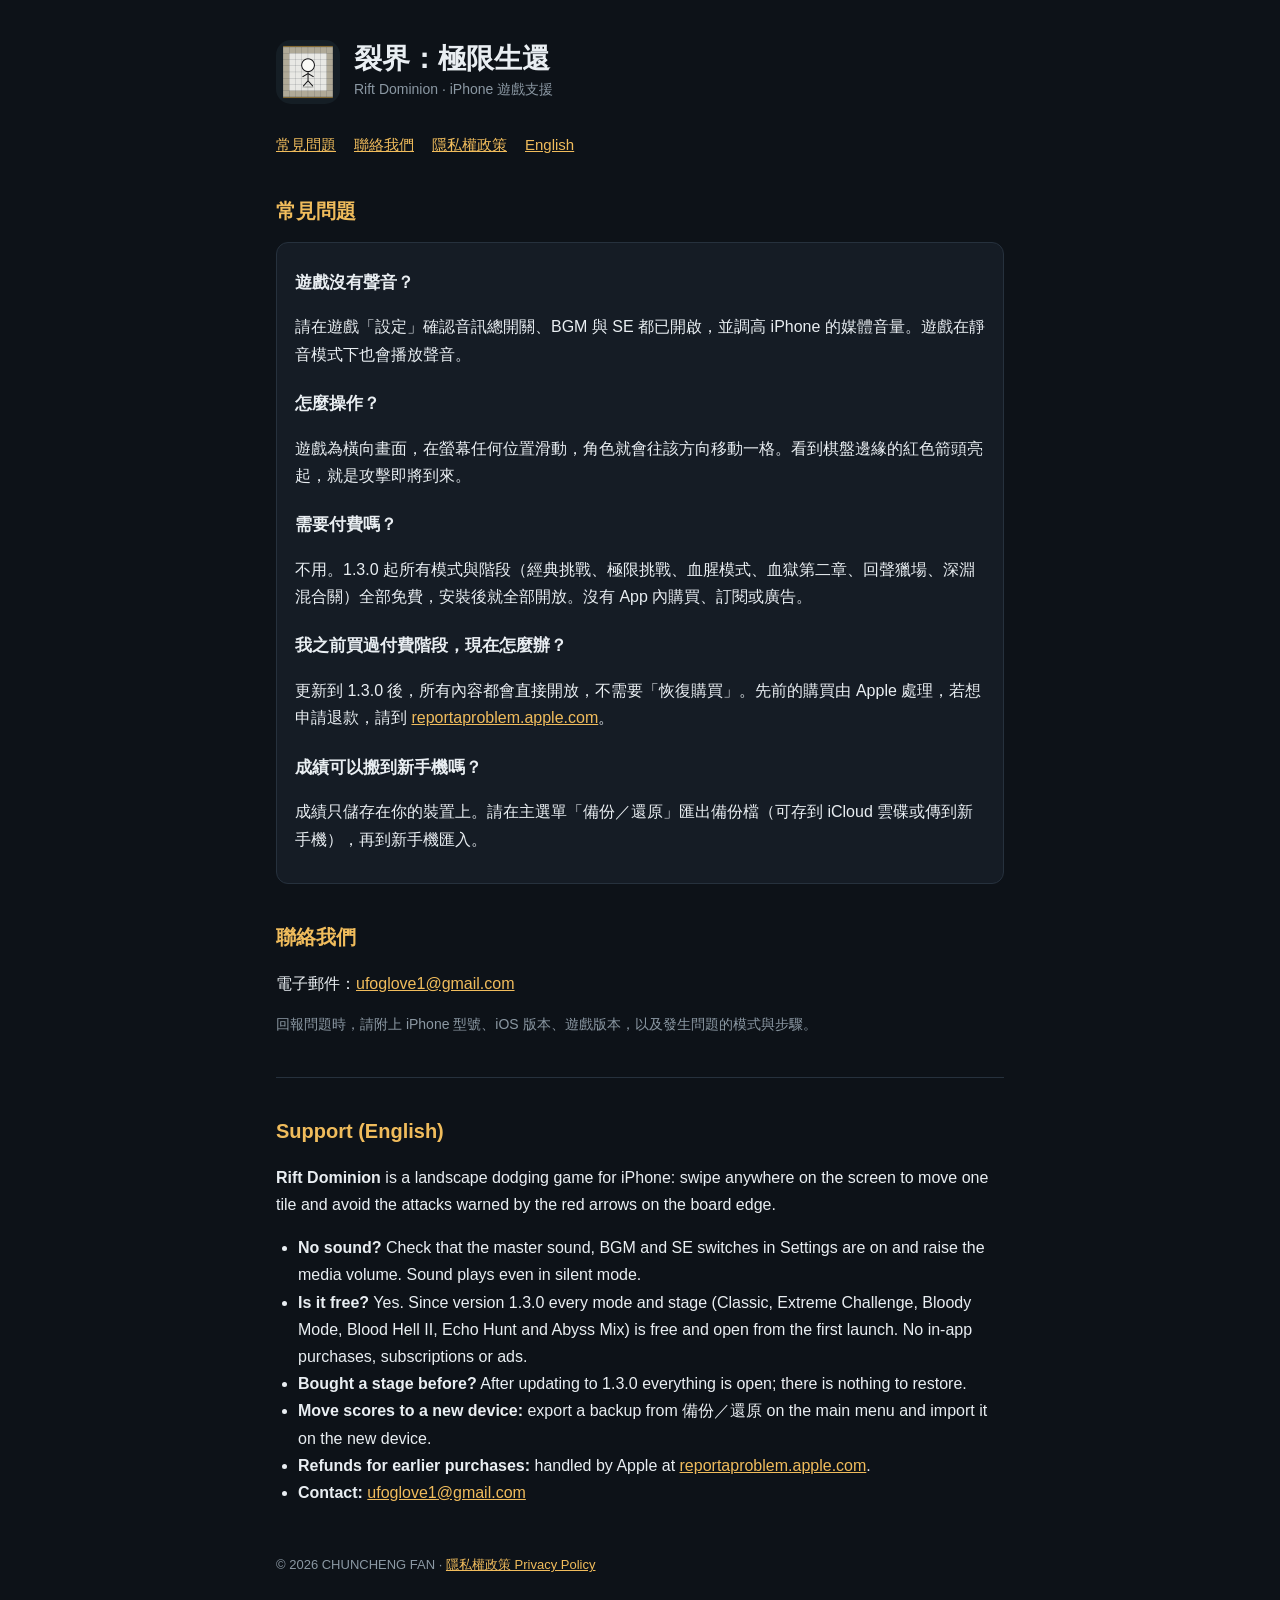
<file: index.html>
<!doctype html>
<html lang="zh-Hant">
<head>
<meta charset="utf-8">
<meta name="viewport" content="width=device-width, initial-scale=1">
<title>裂界：極限生還 支援</title>
<meta name="description" content="裂界：極限生還 iPhone 遊戲的常見問題與聯絡方式。">
<link rel="icon" href="icon.png">
<link rel="stylesheet" href="style.css">
</head>
<body>
<main>
<header>
  <img src="icon.png" alt="裂界 App 圖示">
  <div><h1>裂界：極限生還</h1><p class="sub">Rift Dominion · iPhone 遊戲支援</p></div>
</header>
<nav><a href="#faq">常見問題</a><a href="#contact">聯絡我們</a><a href="privacy.html">隱私權政策</a><a href="#en">English</a></nav>

<h2 id="faq">常見問題</h2>
<div class="card">
  <h3>遊戲沒有聲音？</h3>
  <p>請在遊戲「設定」確認音訊總開關、BGM 與 SE 都已開啟，並調高 iPhone 的媒體音量。遊戲在靜音模式下也會播放聲音。</p>
  <h3>怎麼操作？</h3>
  <p>遊戲為橫向畫面，在螢幕任何位置滑動，角色就會往該方向移動一格。看到棋盤邊緣的紅色箭頭亮起，就是攻擊即將到來。</p>
  <h3>需要付費嗎？</h3>
  <p>不用。1.3.0 起所有模式與階段（經典挑戰、極限挑戰、血腥模式、血獄第二章、回聲獵場、深淵混合關）全部免費，安裝後就全部開放。沒有 App 內購買、訂閱或廣告。</p>
  <h3>我之前買過付費階段，現在怎麼辦？</h3>
  <p>更新到 1.3.0 後，所有內容都會直接開放，不需要「恢復購買」。先前的購買由 Apple 處理，若想申請退款，請到 <a href="https://reportaproblem.apple.com/">reportaproblem.apple.com</a>。</p>
  <h3>成績可以搬到新手機嗎？</h3>
  <p>成績只儲存在你的裝置上。請在主選單「備份／還原」匯出備份檔（可存到 iCloud 雲碟或傳到新手機），再到新手機匯入。</p>
</div>

<h2 id="contact">聯絡我們</h2>
<p>電子郵件：<a href="mailto:ufoglove1@gmail.com?subject=%E8%A3%82%E7%95%8C%20%E6%94%AF%E6%8F%B4">ufoglove1@gmail.com</a></p>
<p class="muted">回報問題時，請附上 iPhone 型號、iOS 版本、遊戲版本，以及發生問題的模式與步驟。</p>

<hr>
<h2 id="en">Support (English)</h2>
<p><strong>Rift Dominion</strong> is a landscape dodging game for iPhone: swipe anywhere on the screen to move one tile and avoid the attacks warned by the red arrows on the board edge.</p>
<ul>
  <li><strong>No sound?</strong> Check that the master sound, BGM and SE switches in Settings are on and raise the media volume. Sound plays even in silent mode.</li>
  <li><strong>Is it free?</strong> Yes. Since version 1.3.0 every mode and stage (Classic, Extreme Challenge, Bloody Mode, Blood Hell II, Echo Hunt and Abyss Mix) is free and open from the first launch. No in-app purchases, subscriptions or ads.</li>
  <li><strong>Bought a stage before?</strong> After updating to 1.3.0 everything is open; there is nothing to restore.</li>
  <li><strong>Move scores to a new device:</strong> export a backup from 備份／還原 on the main menu and import it on the new device.</li>
  <li><strong>Refunds for earlier purchases:</strong> handled by Apple at <a href="https://reportaproblem.apple.com/">reportaproblem.apple.com</a>.</li>
  <li><strong>Contact:</strong> <a href="mailto:ufoglove1@gmail.com">ufoglove1@gmail.com</a></li>
</ul>
<footer>© 2026 CHUNCHENG FAN · <a href="privacy.html">隱私權政策 Privacy Policy</a></footer>
</main>
</body>
</html>
</file>
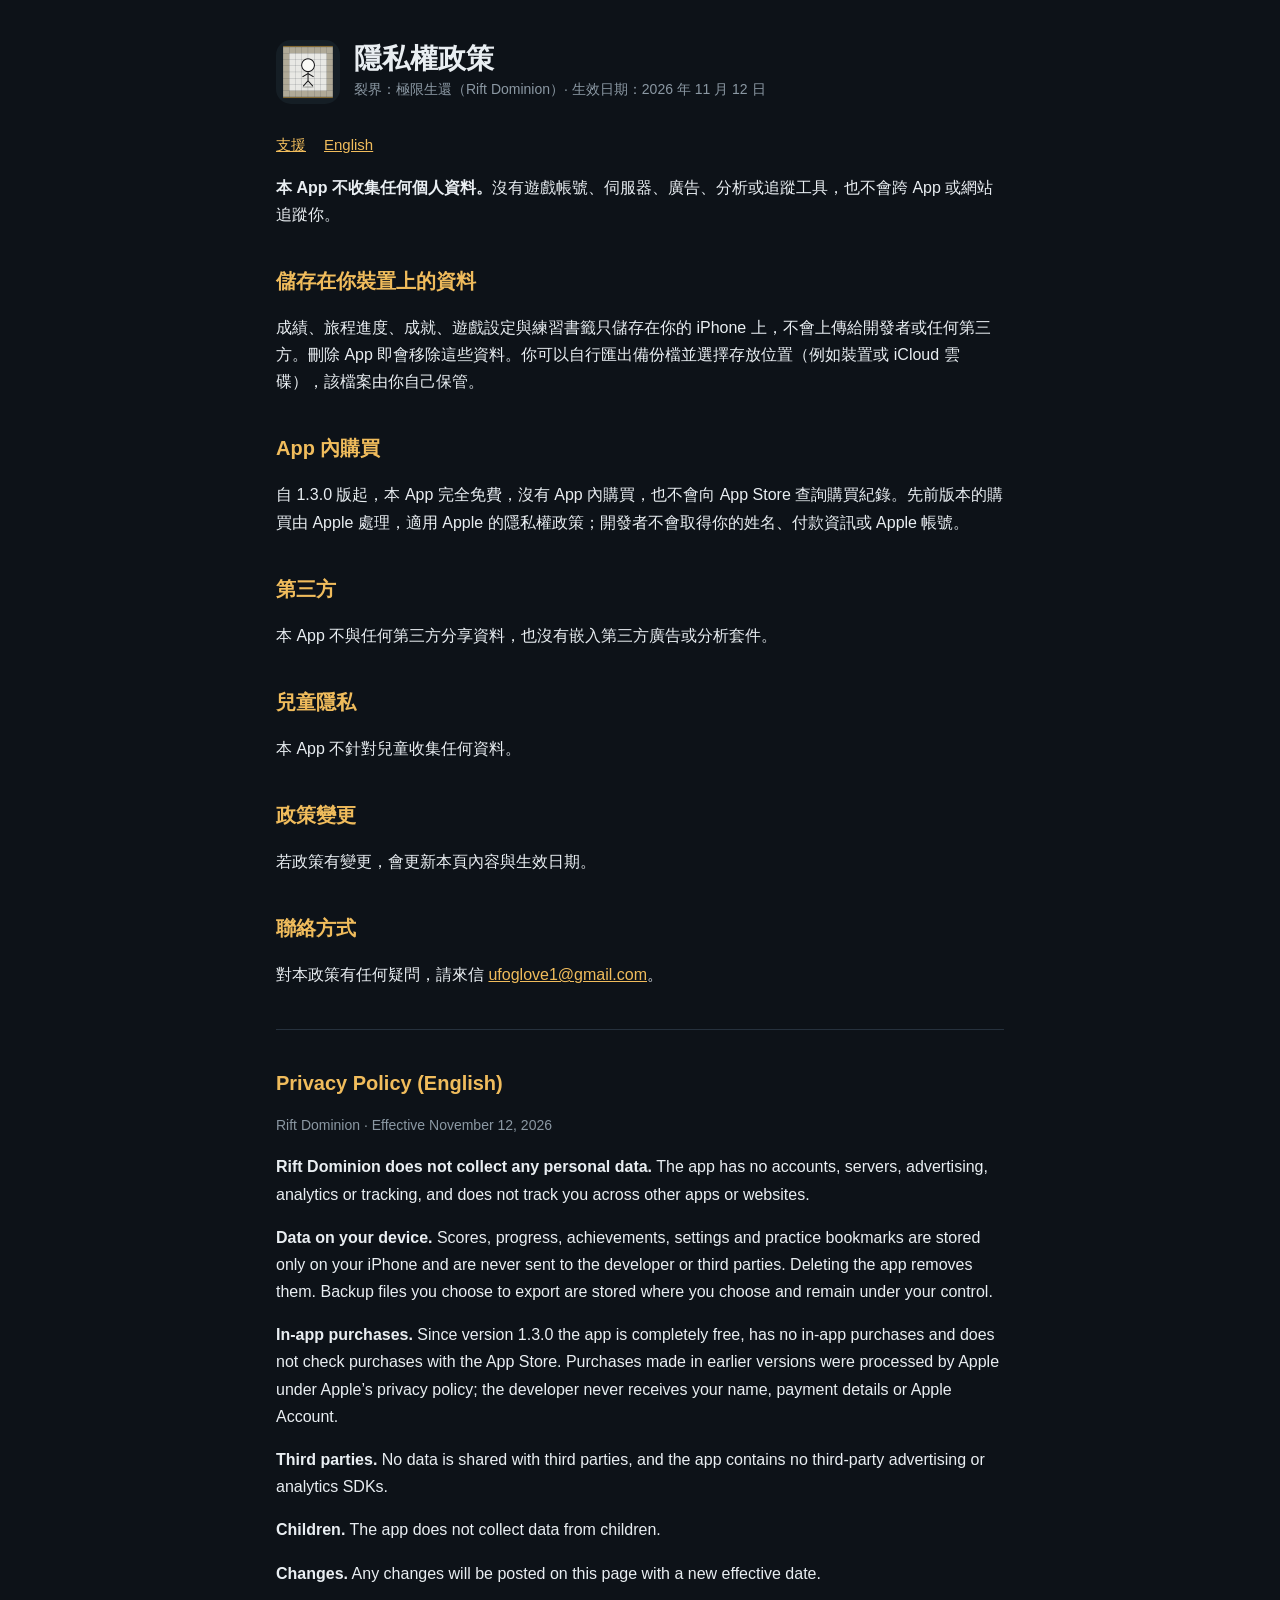
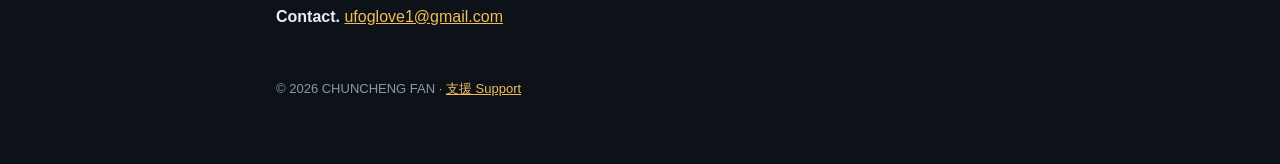
<file: privacy.html>
<!doctype html>
<html lang="zh-Hant">
<head>
<meta charset="utf-8">
<meta name="viewport" content="width=device-width, initial-scale=1">
<title>裂界：極限生還 隱私權政策</title>
<meta name="description" content="裂界：極限生還 iPhone 遊戲的隱私權政策：不收集任何個人資料。">
<link rel="icon" href="icon.png">
<link rel="stylesheet" href="style.css">
</head>
<body>
<main>
<header>
  <img src="icon.png" alt="裂界 App 圖示">
  <div><h1>隱私權政策</h1><p class="sub">裂界：極限生還（Rift Dominion）· 生效日期：2026 年 11 月 12 日</p></div>
</header>
<nav><a href="index.html">支援</a><a href="#en">English</a></nav>

<p><strong>本 App 不收集任何個人資料。</strong>沒有遊戲帳號、伺服器、廣告、分析或追蹤工具，也不會跨 App 或網站追蹤你。</p>

<h2>儲存在你裝置上的資料</h2>
<p>成績、旅程進度、成就、遊戲設定與練習書籤只儲存在你的 iPhone 上，不會上傳給開發者或任何第三方。刪除 App 即會移除這些資料。你可以自行匯出備份檔並選擇存放位置（例如裝置或 iCloud 雲碟），該檔案由你自己保管。</p>

<h2>App 內購買</h2>
<p>自 1.3.0 版起，本 App 完全免費，沒有 App 內購買，也不會向 App Store 查詢購買紀錄。先前版本的購買由 Apple 處理，適用 Apple 的隱私權政策；開發者不會取得你的姓名、付款資訊或 Apple 帳號。</p>

<h2>第三方</h2>
<p>本 App 不與任何第三方分享資料，也沒有嵌入第三方廣告或分析套件。</p>

<h2>兒童隱私</h2>
<p>本 App 不針對兒童收集任何資料。</p>

<h2>政策變更</h2>
<p>若政策有變更，會更新本頁內容與生效日期。</p>

<h2>聯絡方式</h2>
<p>對本政策有任何疑問，請來信 <a href="mailto:ufoglove1@gmail.com">ufoglove1@gmail.com</a>。</p>

<hr>
<h2 id="en">Privacy Policy (English)</h2>
<p class="muted">Rift Dominion · Effective November 12, 2026</p>
<p><strong>Rift Dominion does not collect any personal data.</strong> The app has no accounts, servers, advertising, analytics or tracking, and does not track you across other apps or websites.</p>
<p><strong>Data on your device.</strong> Scores, progress, achievements, settings and practice bookmarks are stored only on your iPhone and are never sent to the developer or third parties. Deleting the app removes them. Backup files you choose to export are stored where you choose and remain under your control.</p>
<p><strong>In-app purchases.</strong> Since version 1.3.0 the app is completely free, has no in-app purchases and does not check purchases with the App Store. Purchases made in earlier versions were processed by Apple under Apple’s privacy policy; the developer never receives your name, payment details or Apple Account.</p>
<p><strong>Third parties.</strong> No data is shared with third parties, and the app contains no third-party advertising or analytics SDKs.</p>
<p><strong>Children.</strong> The app does not collect data from children.</p>
<p><strong>Changes.</strong> Any changes will be posted on this page with a new effective date.</p>
<p><strong>Contact.</strong> <a href="mailto:ufoglove1@gmail.com">ufoglove1@gmail.com</a></p>
<footer>© 2026 CHUNCHENG FAN · <a href="index.html">支援 Support</a></footer>
</main>
</body>
</html>
</file>
<file: style.css>
:root { --bg: #0d1218; --panel: #151c25; --text: #e9eef2; --muted: #8b98a3; --accent: #f0bc5c; --line: #26313d; }
* { box-sizing: border-box; }
body { margin: 0; background: var(--bg); color: var(--text); font: 16px/1.7 -apple-system, BlinkMacSystemFont, "PingFang TC", "Noto Sans TC", "Segoe UI", sans-serif; }
main { max-width: 760px; margin: 0 auto; padding: 40px 16px 64px; }
header { display: flex; align-items: center; gap: 14px; margin-bottom: 28px; }
header img { width: 64px; height: 64px; border-radius: 15px; }
h1 { font-size: 28px; margin: 0; line-height: 1.2; }
.sub { color: var(--muted); margin: 2px 0 0; font-size: 14px; }
h2 { font-size: 20px; margin: 36px 0 10px; color: var(--accent); }
h3 { font-size: 17px; margin: 22px 0 6px; }
p, li { color: var(--text); }
.muted { color: var(--muted); font-size: 14px; }
a { color: var(--accent); }
nav { display: flex; gap: 18px; flex-wrap: wrap; margin-bottom: 8px; font-size: 15px; }
.card { background: var(--panel); border: 1px solid var(--line); border-radius: 12px; padding: 4px 18px 14px; margin-top: 14px; }
ul { padding-left: 22px; }
hr { border: 0; border-top: 1px solid var(--line); margin: 40px 0 24px; }
footer { color: var(--muted); font-size: 13px; margin-top: 48px; }
</file>
